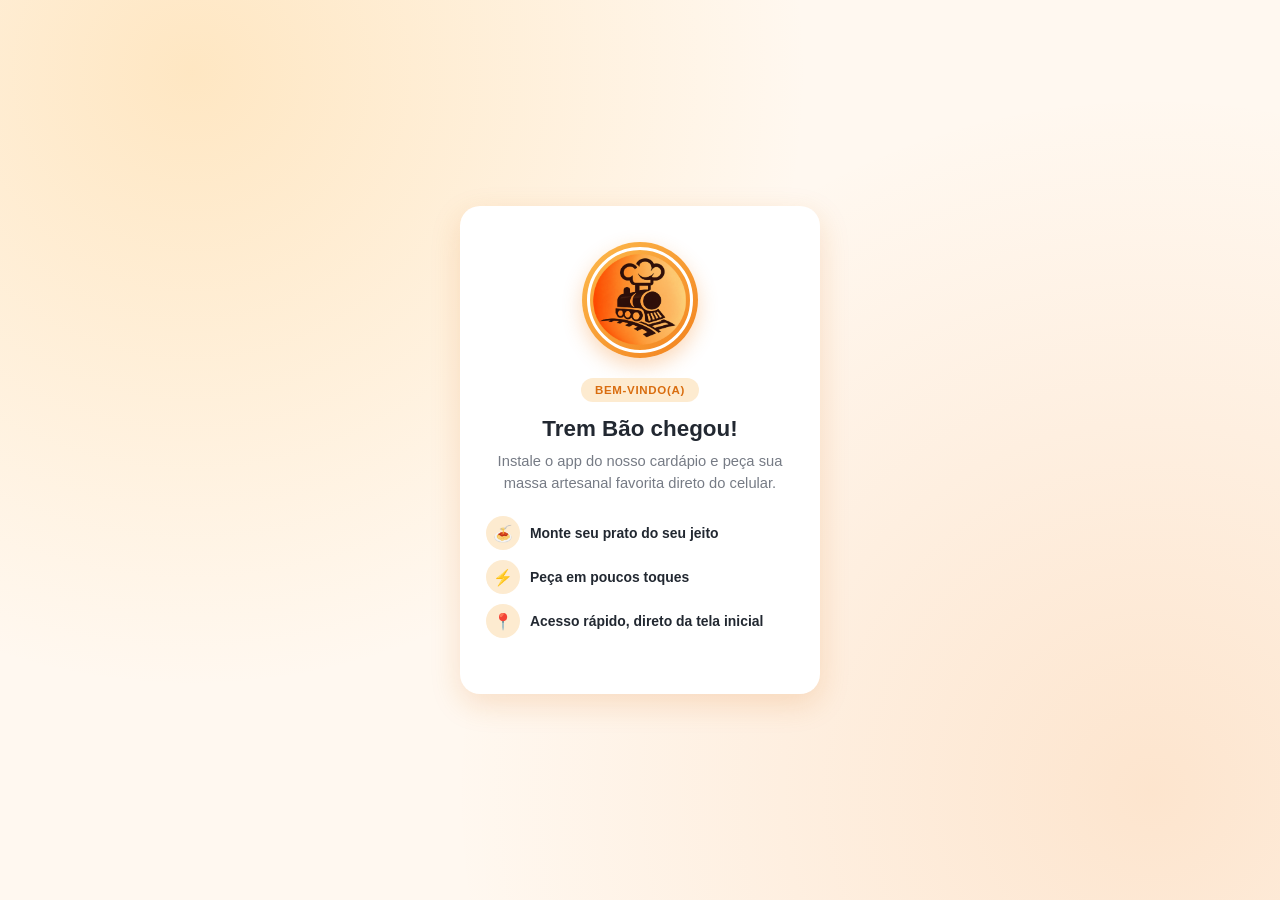
<file: instalar.html>
<!DOCTYPE html>
<html lang="pt-br">
<head>
  <meta charset="UTF-8">
  <meta name="viewport" content="width=device-width, initial-scale=1.0">
  <title>Instalar App - Cardápio TremBão</title>
  <link rel="manifest" href="manifest.json">
  <link rel="icon" href="assets/icons/favicon-32.png" sizes="32x32">
  <link rel="apple-touch-icon" href="assets/icons/apple-touch-icon.png">
  <meta name="theme-color" content="#ffffff">
  <style>
    * { box-sizing: border-box; margin: 0; padding: 0; font-family: -apple-system, BlinkMacSystemFont, 'Segoe UI', sans-serif; }

    :root {
      --cor-fundo: #FFF8F0;
      --cor-texto: #222831;
      --cor-texto-suave: #767b85;
      --cor-primaria: #F2811D;
      --cor-primaria-clara: #FDBA4D;
      --cor-primaria-escura: #D96D0F;
      --cor-card: #FFFFFF;
      --raio: 20px;
      --raio-pequeno: 12px;
      --raio-pilula: 999px;
      --sombra-forte: 0 10px 30px rgba(217, 109, 15, 0.18);
      --gradiente-logo: linear-gradient(135deg, #FDBA4D 0%, #F2811D 100%);
    }

    body {
      min-height: 100vh;
      background:
        radial-gradient(circle at 15% 8%, rgba(253, 186, 77, 0.28), transparent 45%),
        radial-gradient(circle at 90% 88%, rgba(242, 129, 29, 0.16), transparent 50%),
        var(--cor-fundo);
      display: flex;
      align-items: center;
      justify-content: center;
      padding: 28px 20px;
    }

    .cartao-boas-vindas {
      width: 100%;
      max-width: 360px;
      background: var(--cor-card);
      border-radius: var(--raio);
      box-shadow: var(--sombra-forte);
      padding: 36px 26px 30px;
      text-align: center;
    }

    .logo-instalar-aro {
      width: 116px;
      height: 116px;
      margin: 0 auto 20px;
      border-radius: 50%;
      background: var(--gradiente-logo);
      padding: 5px;
      box-shadow: 0 8px 20px rgba(242, 129, 29, 0.30);
      animation: pulsar-logo 2.6s ease-in-out infinite;
    }

    @keyframes pulsar-logo {
      0%, 100% { transform: scale(1); }
      50% { transform: scale(1.04); }
    }

    .logo-instalar {
      width: 100%;
      height: 100%;
      border-radius: 50%;
      object-fit: cover;
      border: 3px solid #fff;
      display: block;
    }

    .selo-boas-vindas {
      display: inline-block;
      font-size: 0.72rem;
      font-weight: 800;
      letter-spacing: 0.06em;
      text-transform: uppercase;
      color: var(--cor-primaria-escura);
      background: #FDEBD0;
      padding: 6px 14px;
      border-radius: var(--raio-pilula);
      margin-bottom: 14px;
    }

    h1 {
      font-size: 1.4rem;
      font-weight: 800;
      color: var(--cor-texto);
      margin-bottom: 8px;
    }

    p.subtitulo {
      font-size: 0.92rem;
      color: var(--cor-texto-suave);
      margin-bottom: 22px;
      line-height: 1.5;
    }

    .lista-beneficios {
      list-style: none;
      text-align: left;
      margin-bottom: 26px;
      display: flex;
      flex-direction: column;
      gap: 10px;
    }

    .lista-beneficios li {
      display: flex;
      align-items: center;
      gap: 10px;
      font-size: 0.87rem;
      color: var(--cor-texto);
      font-weight: 600;
    }

    .lista-beneficios .icone-beneficio {
      width: 34px;
      height: 34px;
      flex-shrink: 0;
      border-radius: 50%;
      background: #FDEBD0;
      display: flex;
      align-items: center;
      justify-content: center;
      font-size: 1rem;
    }

    .btn-instalar {
      width: 100%;
      background: var(--gradiente-logo);
      color: #fff;
      border: none;
      border-radius: var(--raio-pilula);
      padding: 15px 28px;
      font-size: 1rem;
      font-weight: 800;
      cursor: pointer;
      box-shadow: 0 6px 16px rgba(242, 129, 29, 0.35);
      transition: transform 0.1s, box-shadow 0.15s;
    }

    .btn-instalar:active {
      transform: scale(0.97);
    }

    .escondido { display: none !important; }

    .tutorial-instalar {
      position: fixed; inset: 0; background: rgba(34, 40, 49, 0.55);
      display: flex; align-items: center; justify-content: center; z-index: 999; padding: 20px;
    }
    .tutorial-caixa { background: #fff; border-radius: 16px; padding: 24px 20px; max-width: 320px; position: relative; text-align: left; }
    .tutorial-caixa h3 { margin-bottom: 14px; }
    .tutorial-caixa p { font-size: 14px; margin-bottom: 10px; color: #444; }
    .tutorial-fechar { position: absolute; top: 10px; right: 14px; background: none; border: none; font-size: 18px; cursor: pointer; color: #888; }

    .ja-instalado {
      font-size: 0.9rem;
      font-weight: 700;
      color: var(--cor-primaria-escura);
      background: #FDEBD0;
      padding: 12px 16px;
      border-radius: var(--raio-pequeno);
    }
  </style>
</head>
<body>

  <div class="cartao-boas-vindas">
    <div class="logo-instalar-aro">
      <img src="assets/logo.png" alt="Logo do trailer" class="logo-instalar">
    </div>

    <span class="selo-boas-vindas">Bem-vindo(a)</span>
    <h1>Trem Bão chegou!</h1>
    <p class="subtitulo">Instale o app do nosso cardápio e peça sua massa artesanal favorita direto do celular.</p>

    <ul class="lista-beneficios">
      <li><span class="icone-beneficio">🍝</span> Monte seu prato do seu jeito</li>
      <li><span class="icone-beneficio">⚡</span> Peça em poucos toques</li>
      <li><span class="icone-beneficio">📍</span> Acesso rápido, direto da tela inicial</li>
    </ul>

    <button type="button" id="btn-instalar-app" class="btn-instalar escondido">📲 Instalar aplicativo</button>
    <p id="mensagem-instalado" class="ja-instalado escondido">✅ Já instalado nesse aparelho!</p>
  </div>

  <div class="tutorial-instalar escondido" id="tutorial-instalar-ios">
    <div class="tutorial-caixa">
      <button type="button" class="tutorial-fechar" id="btn-fechar-tutorial">✕</button>
      <h3>📲 Instalar no iPhone</h3>
      <p>1. Toque no botão <strong>Compartilhar</strong> (o quadrado com a seta ↑) na barra do Safari.</p>
      <p>2. Role para baixo e toque em <strong>"Adicionar à Tela de Início"</strong>.</p>
      <p>3. Toque em <strong>"Adicionar"</strong> no canto superior direito.</p>
    </div>
  </div>

  <script>
    if ("serviceWorker" in navigator) {
      navigator.serviceWorker.register("/sw.js").then((registro) => {
        document.addEventListener("visibilitychange", () => {
          if (document.visibilityState === "visible") {
            registro.update();
          }
        });
      });

      navigator.serviceWorker.addEventListener("controllerchange", () => {
        window.location.reload();
      });
    }

    let promptInstalacao = null;
    const btnInstalarApp = document.getElementById("btn-instalar-app");
    const mensagemInstalado = document.getElementById("mensagem-instalado");
    const tutorialInstalarIOS = document.getElementById("tutorial-instalar-ios");
    const btnFecharTutorial = document.getElementById("btn-fechar-tutorial");

    const rodandoComoApp = window.matchMedia("(display-mode: standalone)").matches || window.navigator.standalone === true;
    const ehIOS = /iphone|ipad|ipod/i.test(window.navigator.userAgent);

    if (rodandoComoApp) {
      mensagemInstalado.classList.remove("escondido");
    } else if (ehIOS) {
      btnInstalarApp.classList.remove("escondido");
      btnInstalarApp.addEventListener("click", () => {
        tutorialInstalarIOS.classList.remove("escondido");
      });
    } else {
      window.addEventListener("beforeinstallprompt", (evento) => {
        evento.preventDefault();
        promptInstalacao = evento;
        btnInstalarApp.classList.remove("escondido");
      });

      btnInstalarApp.addEventListener("click", async () => {
        if (!promptInstalacao) return;
        promptInstalacao.prompt();
        await promptInstalacao.userChoice;
        promptInstalacao = null;
        btnInstalarApp.classList.add("escondido");
        mensagemInstalado.classList.remove("escondido");
      });
    }

    btnFecharTutorial.addEventListener("click", () => {
      tutorialInstalarIOS.classList.add("escondido");
    });
  </script>

</body>
</html>
</file>
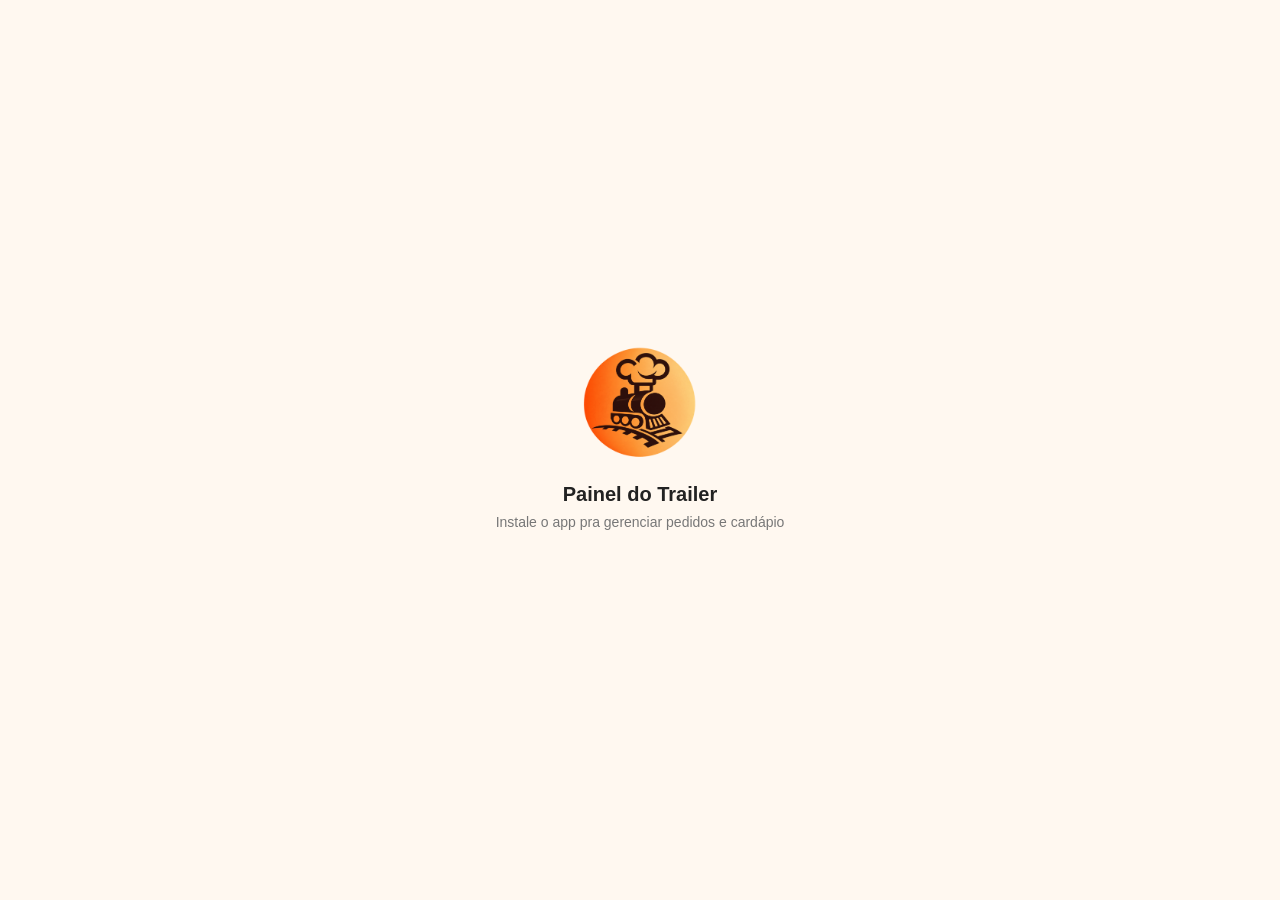
<file: admin/instalar.html>
<!DOCTYPE html>
<html lang="pt-br">
<head>
  <meta charset="UTF-8">
  <meta name="viewport" content="width=device-width, initial-scale=1.0">
  <title>Instalar App - Painel do Trailer</title>
  <link rel="manifest" href="manifest.json">
  <link rel="icon" href="../assets/icons/favicon-32.png" sizes="32x32">
  <link rel="apple-touch-icon" href="../assets/icons/apple-touch-icon.png">
  <meta name="theme-color" content="#e8923b">
  <style>
    * { box-sizing: border-box; margin: 0; padding: 0; font-family: -apple-system, BlinkMacSystemFont, 'Segoe UI', sans-serif; }
    body {
      min-height: 100vh;
      background: #fff8f0;
      display: flex;
      flex-direction: column;
      align-items: center;
      justify-content: center;
      text-align: center;
      padding: 24px;
    }
    .logo-instalar { width: 120px; height: 120px; border-radius: 50%; margin-bottom: 20px; }
    h1 { font-size: 20px; margin-bottom: 8px; color: #222; }
    p.subtitulo { font-size: 14px; color: #777; margin-bottom: 28px; }
    .btn-instalar {
      background: #e8923b; color: #fff; border: none; border-radius: 999px;
      padding: 14px 28px; font-size: 16px; font-weight: bold; cursor: pointer;
    }
    .escondido { display: none !important; }
    .tutorial-instalar {
      position: fixed; inset: 0; background: rgba(0,0,0,0.6);
      display: flex; align-items: center; justify-content: center; z-index: 999; padding: 20px;
    }
    .tutorial-caixa { background: #fff; border-radius: 16px; padding: 24px 20px; max-width: 320px; position: relative; text-align: left; }
    .tutorial-caixa h3 { margin-bottom: 14px; }
    .tutorial-caixa p { font-size: 14px; margin-bottom: 10px; color: #444; }
    .tutorial-fechar { position: absolute; top: 10px; right: 14px; background: none; border: none; font-size: 18px; cursor: pointer; color: #888; }
    .ja-instalado { font-size: 14px; color: #777; margin-top: 10px; }
  </style>
</head>
<body>

  <img src="../assets/logo.png" alt="Logo do trailer" class="logo-instalar">
  <h1>Painel do Trailer</h1>
  <p class="subtitulo">Instale o app pra gerenciar pedidos e cardápio</p>

  <button type="button" id="btn-instalar-app" class="btn-instalar escondido">📲 Instalar aplicativo</button>
  <p id="mensagem-instalado" class="ja-instalado escondido">✅ Já instalado nesse aparelho!</p>

  <div class="tutorial-instalar escondido" id="tutorial-instalar-ios">
    <div class="tutorial-caixa">
      <button type="button" class="tutorial-fechar" id="btn-fechar-tutorial">✕</button>
      <h3>📲 Instalar no iPhone</h3>
      <p>1. Toque no botão <strong>Compartilhar</strong> (o quadrado com a seta ↑) na barra do Safari.</p>
      <p>2. Role para baixo e toque em <strong>"Adicionar à Tela de Início"</strong>.</p>
      <p>3. Toque em <strong>"Adicionar"</strong> no canto superior direito.</p>
    </div>
  </div>

  <script>
    if ("serviceWorker" in navigator) {
      navigator.serviceWorker.register("/admin/sw.js");
    }

    let promptInstalacao = null;
    const btnInstalarApp = document.getElementById("btn-instalar-app");
    const mensagemInstalado = document.getElementById("mensagem-instalado");
    const tutorialInstalarIOS = document.getElementById("tutorial-instalar-ios");
    const btnFecharTutorial = document.getElementById("btn-fechar-tutorial");

    const rodandoComoApp = window.matchMedia("(display-mode: standalone)").matches || window.navigator.standalone === true;
    const ehIOS = /iphone|ipad|ipod/i.test(window.navigator.userAgent);

    if (rodandoComoApp) {
      mensagemInstalado.classList.remove("escondido");
    } else if (ehIOS) {
      btnInstalarApp.classList.remove("escondido");
      btnInstalarApp.addEventListener("click", () => {
        tutorialInstalarIOS.classList.remove("escondido");
      });
    } else {
      window.addEventListener("beforeinstallprompt", (evento) => {
        evento.preventDefault();
        promptInstalacao = evento;
        btnInstalarApp.classList.remove("escondido");
      });

      btnInstalarApp.addEventListener("click", async () => {
        if (!promptInstalacao) return;
        promptInstalacao.prompt();
        await promptInstalacao.userChoice;
        promptInstalacao = null;
        btnInstalarApp.classList.add("escondido");
        mensagemInstalado.classList.remove("escondido");
      });
    }

    btnFecharTutorial.addEventListener("click", () => {
      tutorialInstalarIOS.classList.add("escondido");
    });
  </script>

</body>
</html>
</file>
